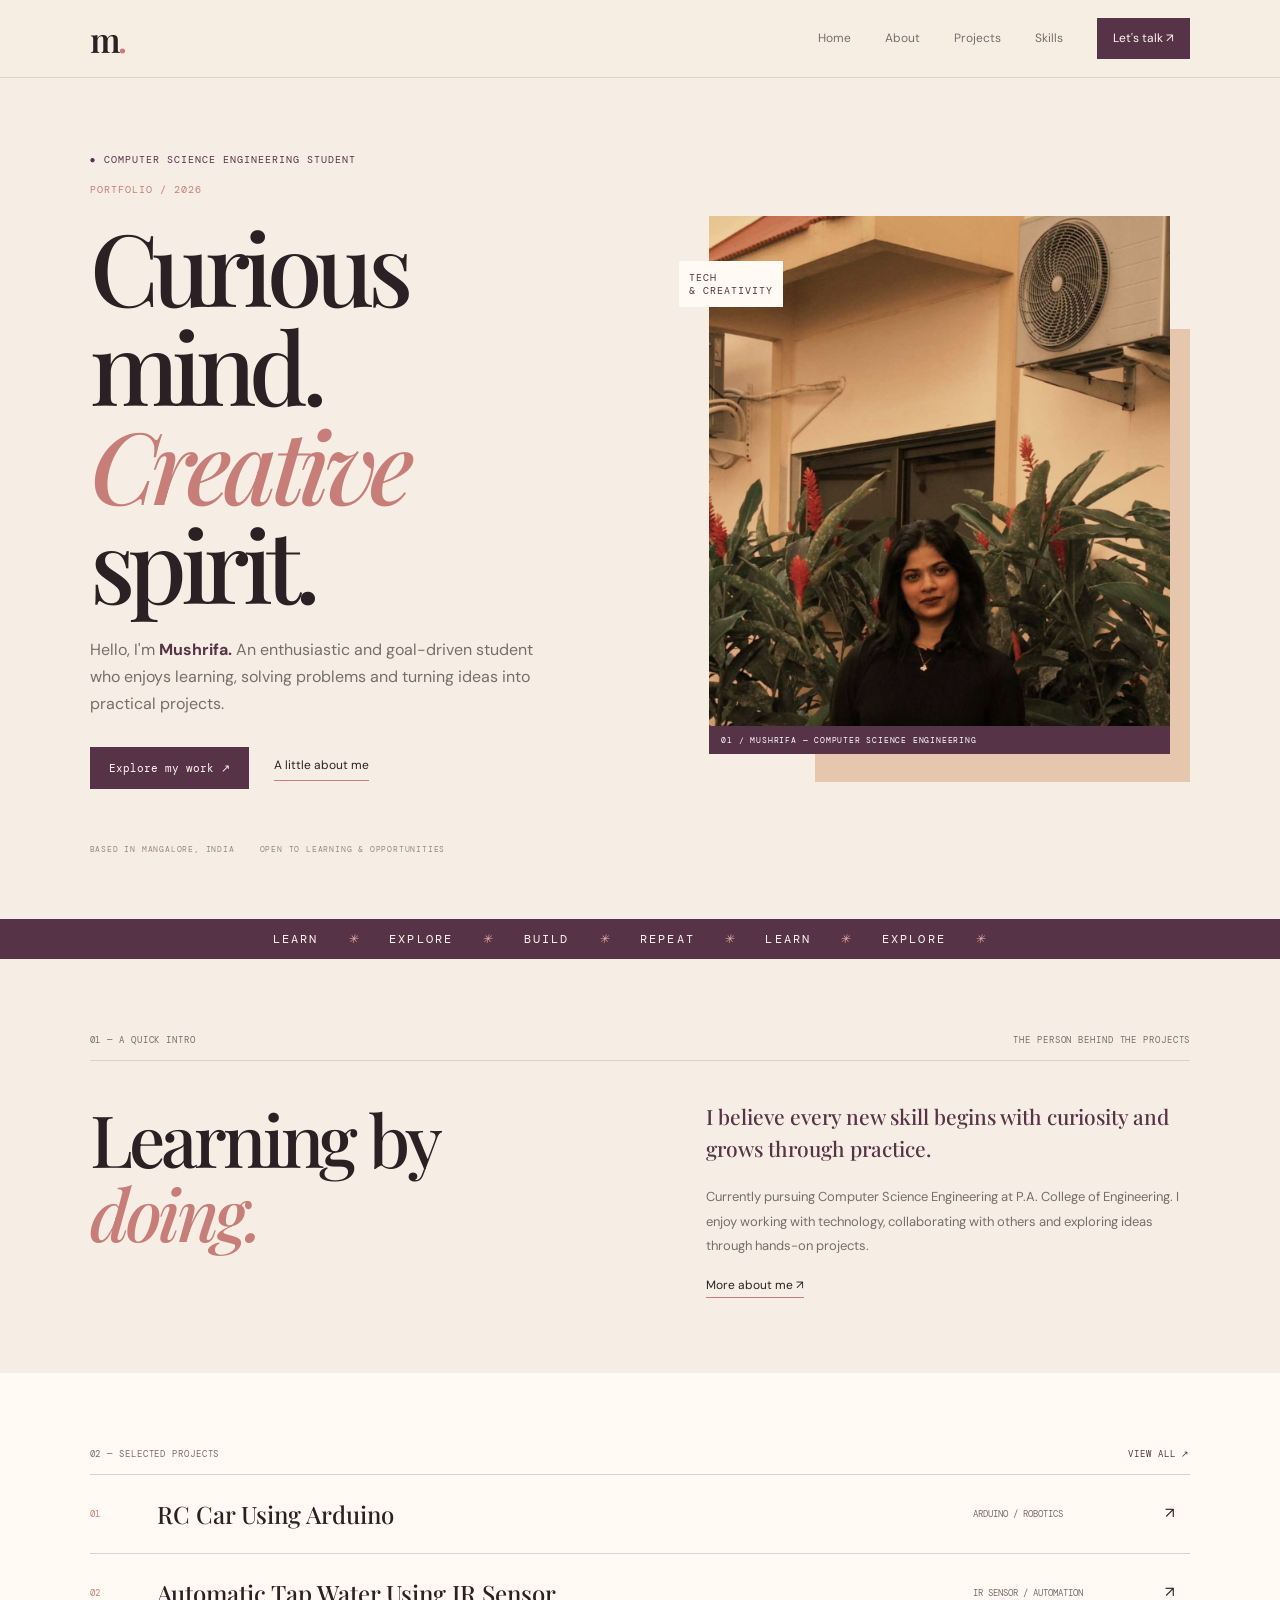
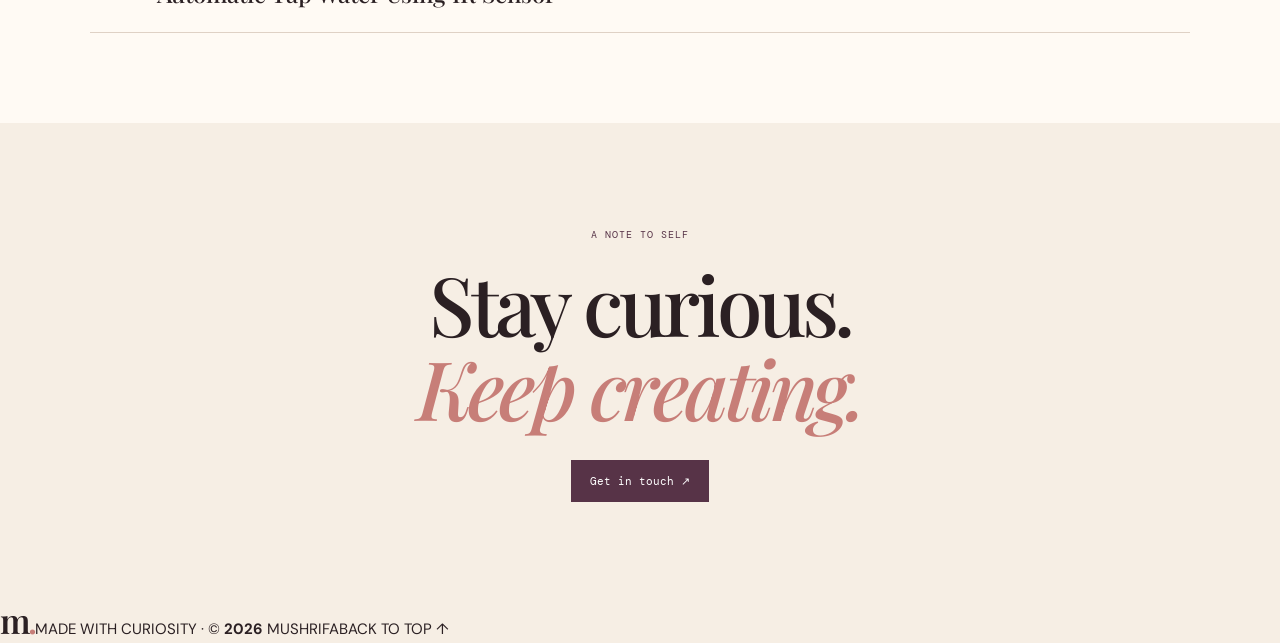
<file: index.html>
<!doctype html><html><head><meta charset="UTF-8"><meta name="viewport" content="width=device-width, initial-scale=1"><meta name="theme-color" content="#f6eee4"><link rel="preconnect" href="https://fonts.googleapis.com"><link href="https://fonts.googleapis.com/css2?family=DM+Mono:wght@400;500&family=DM+Sans:wght@400;500;600;700&family=Playfair+Display:ital,wght@0,500;0,600;1,500&display=swap" rel="stylesheet"><link rel="stylesheet" href="style.css"><script defer src="script.js"></script><title>Mushrifa | Portfolio</title></head><body id="top"><header class="nav"><a class="logo" href="index.html">m<span>.</span></a><button class="toggle">☰</button><nav><a href="index.html">Home</a><a href="about.html">About</a><a href="work.html">Projects</a><a href="skills.html">Skills</a><a class="contact-link" href="contact.html">Let's talk ↗</a></nav></header><main><section class="hero wrap"><div><p class="kicker">● COMPUTER SCIENCE ENGINEERING STUDENT</p><small class="mono">PORTFOLIO / 2026</small><h1>Curious mind.<br><em>Creative</em> spirit.</h1><p class="intro">Hello, I'm <b>Mushrifa.</b> An enthusiastic and goal-driven student who enjoys learning, solving problems and turning ideas into practical projects.</p><div class="actions"><a class="btn dark" href="work.html">Explore my work ↗</a><a class="under" href="about.html">A little about me</a></div><div class="hero-meta"><span>BASED IN MANGALORE, INDIA</span><span>OPEN TO LEARNING & OPPORTUNITIES</span></div></div><figure class="portrait"><img src="assets/mushrifa-photo.jpg" alt="Mushrifa"><figcaption>01 / MUSHRIFA — COMPUTER SCIENCE ENGINEERING</figcaption><span class="photo-note">TECH<br>& CREATIVITY</span></figure></section><div class="ticker">LEARN <i>✳</i> EXPLORE <i>✳</i> BUILD <i>✳</i> REPEAT <i>✳</i> LEARN <i>✳</i> EXPLORE <i>✳</i></div><section class="wrap section"><div class="label"><span>01 — A QUICK INTRO</span><span>THE PERSON BEHIND THE PROJECTS</span></div><div class="two"><h2>Learning by<br><em>doing.</em></h2><div><p class="big">I believe every new skill begins with curiosity and grows through practice.</p><p class="muted">Currently pursuing Computer Science Engineering at P.A. College of Engineering. I enjoy working with technology, collaborating with others and exploring ideas through hands-on projects.</p><a class="under" href="about.html">More about me ↗</a></div></div></section><section class="project-preview"><div class="wrap"><div class="label"><span>02 — SELECTED PROJECTS</span><a href="work.html">VIEW ALL ↗</a></div><a class="project-row" href="work.html#rc"><span>01</span><strong>RC Car Using Arduino</strong><small>ARDUINO / ROBOTICS</small>↗</a><a class="project-row" href="work.html#tap"><span>02</span><strong>Automatic Tap Water Using IR Sensor</strong><small>IR SENSOR / AUTOMATION</small>↗</a></div></section><section class="closing wrap"><p class="kicker">A NOTE TO SELF</p><h2>Stay curious.<br><em>Keep creating.</em></h2><a class="btn plum" href="contact.html">Get in touch ↗</a></section></main><footer><a class="logo" href="index.html">m<span>.</span></a><span>MADE WITH CURIOSITY · © <b class="year"></b> MUSHRIFA</span><a href="#top">BACK TO TOP ↑</a></footer></body></html>
</file>
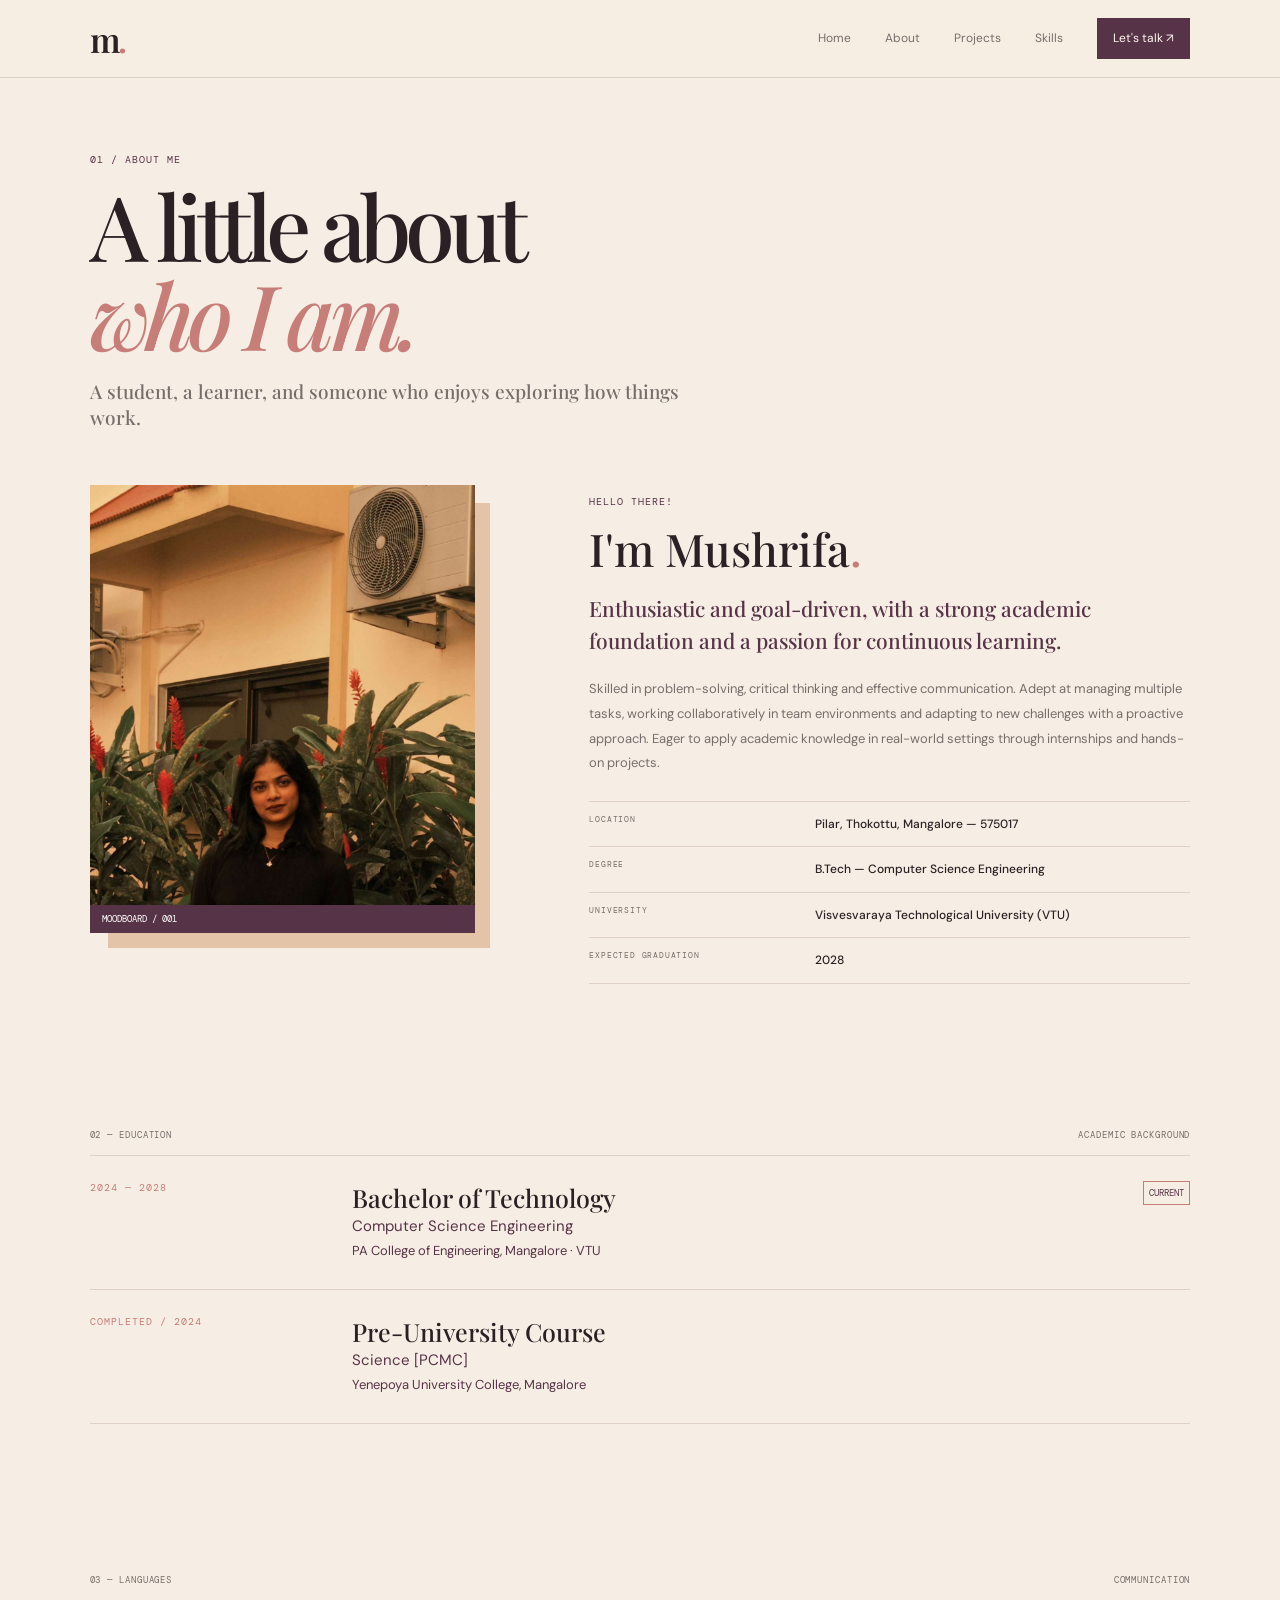
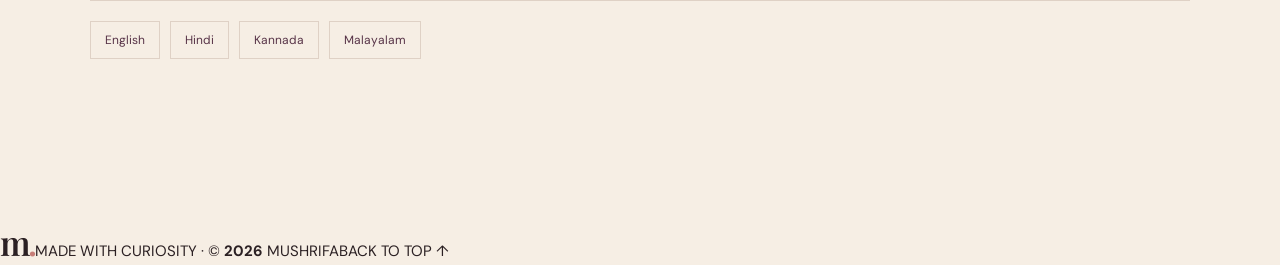
<file: about.html>
<!doctype html><html><head><meta charset="UTF-8"><meta name="viewport" content="width=device-width, initial-scale=1"><meta name="theme-color" content="#f6eee4"><link rel="preconnect" href="https://fonts.googleapis.com"><link href="https://fonts.googleapis.com/css2?family=DM+Mono:wght@400;500&family=DM+Sans:wght@400;500;600;700&family=Playfair+Display:ital,wght@0,500;0,600;1,500&display=swap" rel="stylesheet"><link rel="stylesheet" href="style.css"><script defer src="script.js"></script><title>About | Mushrifa</title></head><body id="top"><header class="nav"><a class="logo" href="index.html">m<span>.</span></a><button class="toggle">☰</button><nav><a href="index.html">Home</a><a href="about.html">About</a><a href="work.html">Projects</a><a href="skills.html">Skills</a><a class="contact-link" href="contact.html">Let's talk ↗</a></nav></header><main class="wrap inner"><p class="kicker">01 / ABOUT ME</p><h1 class="page-title">A little about<br><em>who I am.</em></h1><p class="page-lead">A student, a learner, and someone who enjoys exploring how things work.</p><section class="about-grid"><figure><img src="assets/mushrifa-photo.jpg" alt="Mushrifa"><figcaption>MOODBOARD / 001</figcaption></figure><div><p class="kicker">HELLO THERE!</p><h2>I'm Mushrifa<span>.</span></h2><p class="big">Enthusiastic and goal-driven, with a strong academic foundation and a passion for continuous learning.</p><p class="muted">Skilled in problem-solving, critical thinking and effective communication. Adept at managing multiple tasks, working collaboratively in team environments and adapting to new challenges with a proactive approach. Eager to apply academic knowledge in real-world settings through internships and hands-on projects.</p><div class="facts"><div><small>LOCATION</small><b>Pilar, Thokottu, Mangalore — 575017</b></div><div><small>DEGREE</small><b>B.Tech — Computer Science Engineering</b></div><div><small>UNIVERSITY</small><b>Visvesvaraya Technological University (VTU)</b></div><div><small>EXPECTED GRADUATION</small><b>2028</b></div></div></div></section><section class="section"><div class="label"><span>02 — EDUCATION</span><span>ACADEMIC BACKGROUND</span></div><article class="education"><small>2024 — 2028</small><div><h3>Bachelor of Technology</h3><p>Computer Science Engineering</p><p class="muted">PA College of Engineering, Mangalore · VTU</p></div><b>CURRENT</b></article><article class="education"><small>COMPLETED / 2024</small><div><h3>Pre-University Course</h3><p>Science [PCMC]</p><p class="muted">Yenepoya University College, Mangalore</p></div></article></section><section class="section"><div class="label"><span>03 — LANGUAGES</span><span>COMMUNICATION</span></div><div class="pills"><span>English</span><span>Hindi</span><span>Kannada</span><span>Malayalam</span></div></section></main><footer><a class="logo" href="index.html">m<span>.</span></a><span>MADE WITH CURIOSITY · © <b class="year"></b> MUSHRIFA</span><a href="#top">BACK TO TOP ↑</a></footer></body></html>
</file>
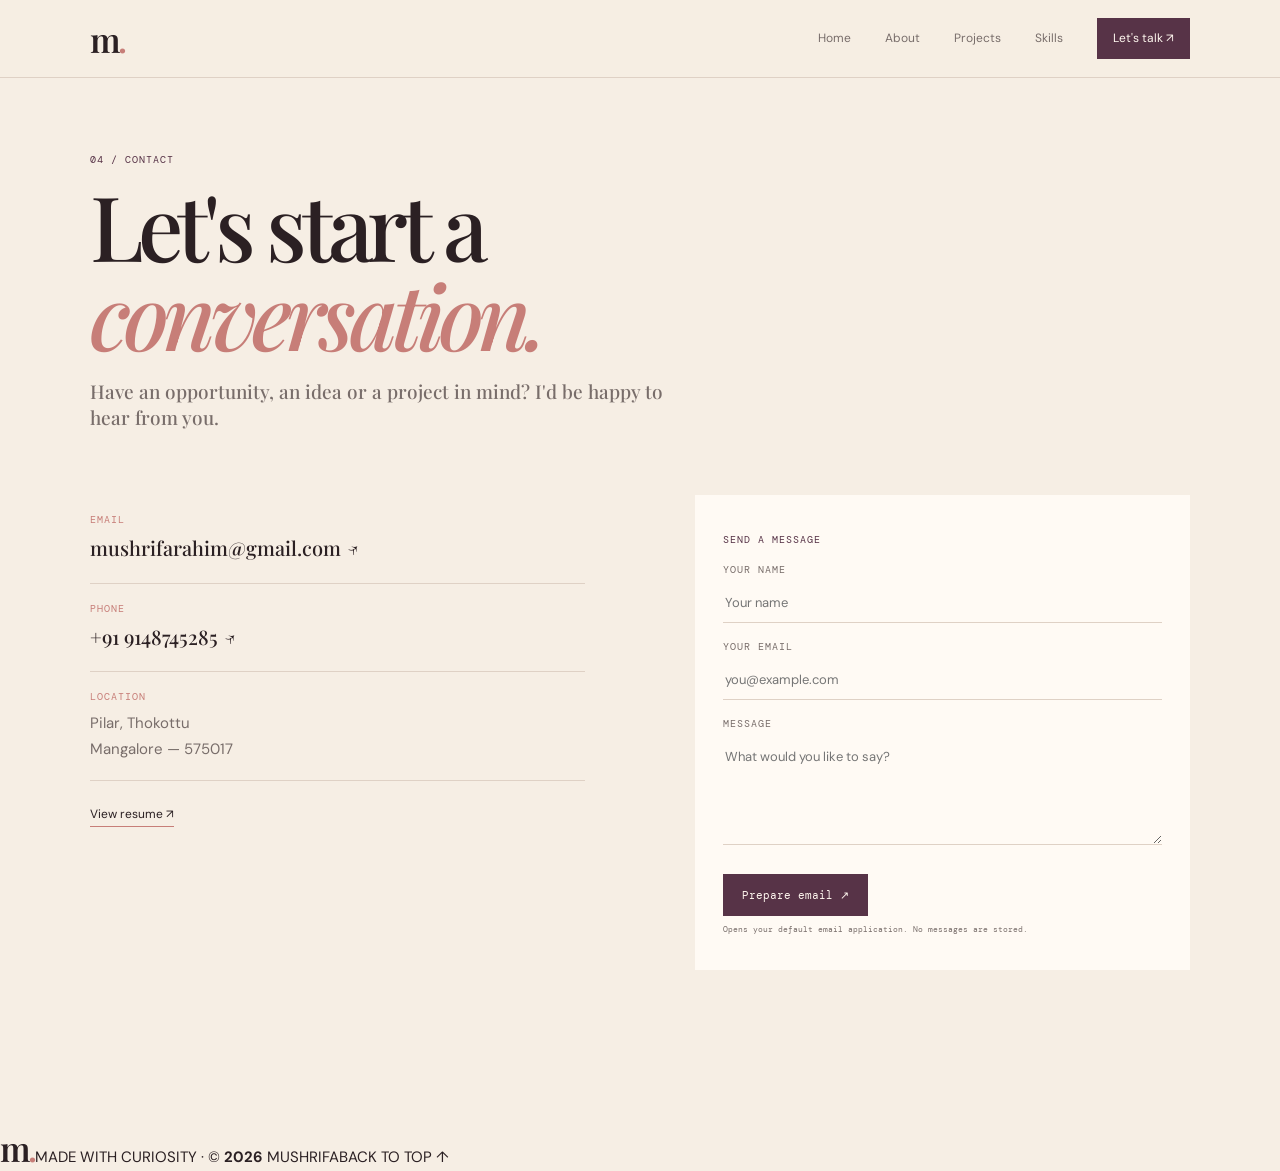
<file: contact.html>
<!doctype html><html><head><meta charset="UTF-8"><meta name="viewport" content="width=device-width, initial-scale=1"><meta name="theme-color" content="#f6eee4"><link rel="preconnect" href="https://fonts.googleapis.com"><link href="https://fonts.googleapis.com/css2?family=DM+Mono:wght@400;500&family=DM+Sans:wght@400;500;600;700&family=Playfair+Display:ital,wght@0,500;0,600;1,500&display=swap" rel="stylesheet"><link rel="stylesheet" href="style.css"><script defer src="script.js"></script><title>Contact | Mushrifa</title></head><body id="top"><header class="nav"><a class="logo" href="index.html">m<span>.</span></a><button class="toggle">☰</button><nav><a href="index.html">Home</a><a href="about.html">About</a><a href="work.html">Projects</a><a href="skills.html">Skills</a><a class="contact-link" href="contact.html">Let's talk ↗</a></nav></header><main class="wrap inner"><p class="kicker">04 / CONTACT</p><h1 class="page-title">Let's start a<br><em>conversation.</em></h1><p class="page-lead">Have an opportunity, an idea or a project in mind? I'd be happy to hear from you.</p><section class="contact-grid"><div class="contact-info"><div><small>EMAIL</small><a href="mailto:mushrifarahim@gmail.com">mushrifarahim@gmail.com ↗</a></div><div><small>PHONE</small><a href="tel:+919148745285">+91 9148745285 ↗</a></div><div><small>LOCATION</small><p>Pilar, Thokottu<br>Mangalore — 575017</p></div><a class="under" href="assets/mushrifa-resume.pdf" target="_blank">View resume ↗</a></div><form id="contact-form"><p class="kicker">SEND A MESSAGE</p><label for="name">YOUR NAME</label><input id="name" required placeholder="Your name"><label for="email">YOUR EMAIL</label><input id="email" type="email" required placeholder="you@example.com"><label for="message">MESSAGE</label><textarea id="message" rows="5" required placeholder="What would you like to say?"></textarea><button class="btn dark" type="submit">Prepare email ↗</button><p class="form-note">Opens your default email application. No messages are stored.</p></form></section></main><footer><a class="logo" href="index.html">m<span>.</span></a><span>MADE WITH CURIOSITY · © <b class="year"></b> MUSHRIFA</span><a href="#top">BACK TO TOP ↑</a></footer></body></html>
</file>
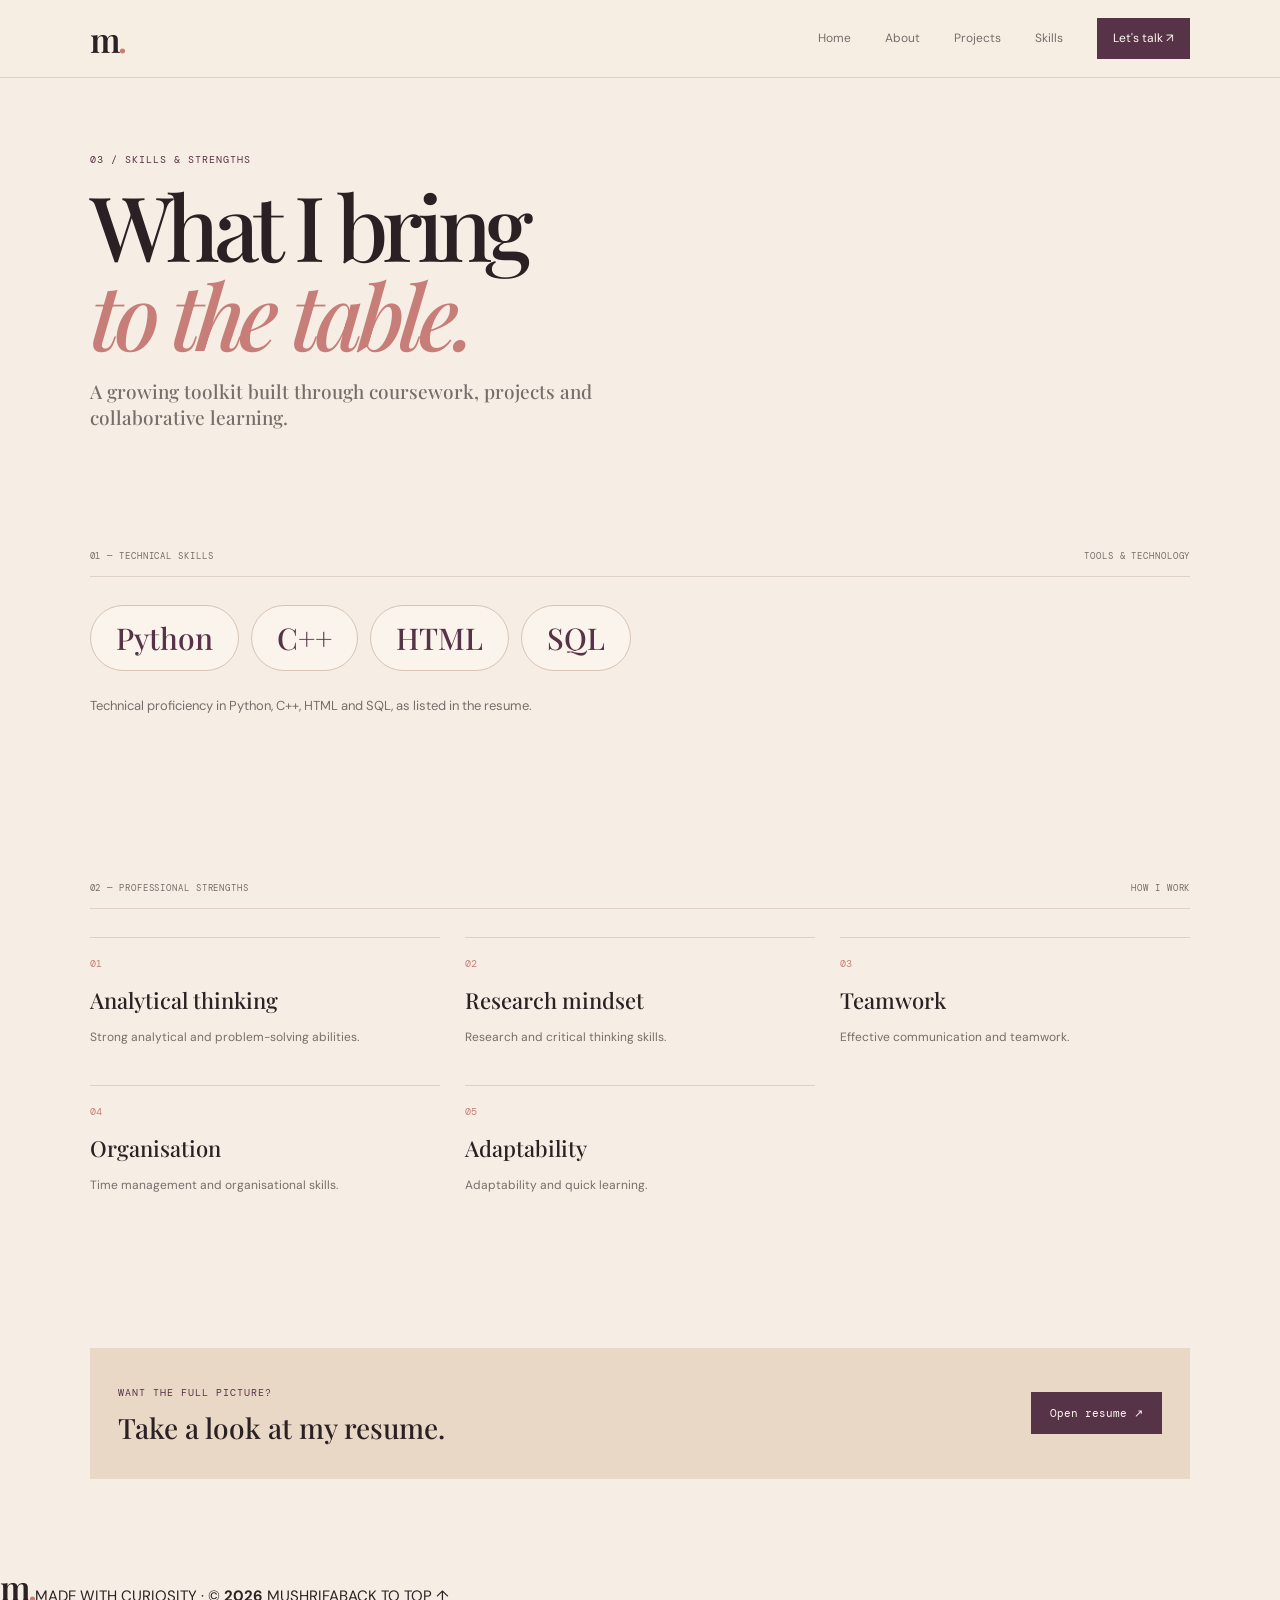
<file: skills.html>
<!doctype html><html><head><meta charset="UTF-8"><meta name="viewport" content="width=device-width, initial-scale=1"><meta name="theme-color" content="#f6eee4"><link rel="preconnect" href="https://fonts.googleapis.com"><link href="https://fonts.googleapis.com/css2?family=DM+Mono:wght@400;500&family=DM+Sans:wght@400;500;600;700&family=Playfair+Display:ital,wght@0,500;0,600;1,500&display=swap" rel="stylesheet"><link rel="stylesheet" href="style.css"><script defer src="script.js"></script><title>Skills | Mushrifa</title></head><body id="top"><header class="nav"><a class="logo" href="index.html">m<span>.</span></a><button class="toggle">☰</button><nav><a href="index.html">Home</a><a href="about.html">About</a><a href="work.html">Projects</a><a href="skills.html">Skills</a><a class="contact-link" href="contact.html">Let's talk ↗</a></nav></header><main class="wrap inner"><p class="kicker">03 / SKILLS & STRENGTHS</p><h1 class="page-title">What I bring<br><em>to the table.</em></h1><p class="page-lead">A growing toolkit built through coursework, projects and collaborative learning.</p><section class="section"><div class="label"><span>01 — TECHNICAL SKILLS</span><span>TOOLS & TECHNOLOGY</span></div><div class="skill-cloud"><span>Python</span><span>C++</span><span>HTML</span><span>SQL</span></div><p class="muted">Technical proficiency in Python, C++, HTML and SQL, as listed in the resume.</p></section><section class="section"><div class="label"><span>02 — PROFESSIONAL STRENGTHS</span><span>HOW I WORK</span></div><div class="strengths"><article><b>01</b><h3>Analytical thinking</h3><p>Strong analytical and problem-solving abilities.</p></article><article><b>02</b><h3>Research mindset</h3><p>Research and critical thinking skills.</p></article><article><b>03</b><h3>Teamwork</h3><p>Effective communication and teamwork.</p></article><article><b>04</b><h3>Organisation</h3><p>Time management and organisational skills.</p></article><article><b>05</b><h3>Adaptability</h3><p>Adaptability and quick learning.</p></article></div></section><section class="resume-band"><div><p class="kicker">WANT THE FULL PICTURE?</p><h2>Take a look at my resume.</h2></div><a class="btn dark" href="assets/mushrifa-resume.pdf" target="_blank">Open resume ↗</a></section></main><footer><a class="logo" href="index.html">m<span>.</span></a><span>MADE WITH CURIOSITY · © <b class="year"></b> MUSHRIFA</span><a href="#top">BACK TO TOP ↑</a></footer></body></html>
</file>
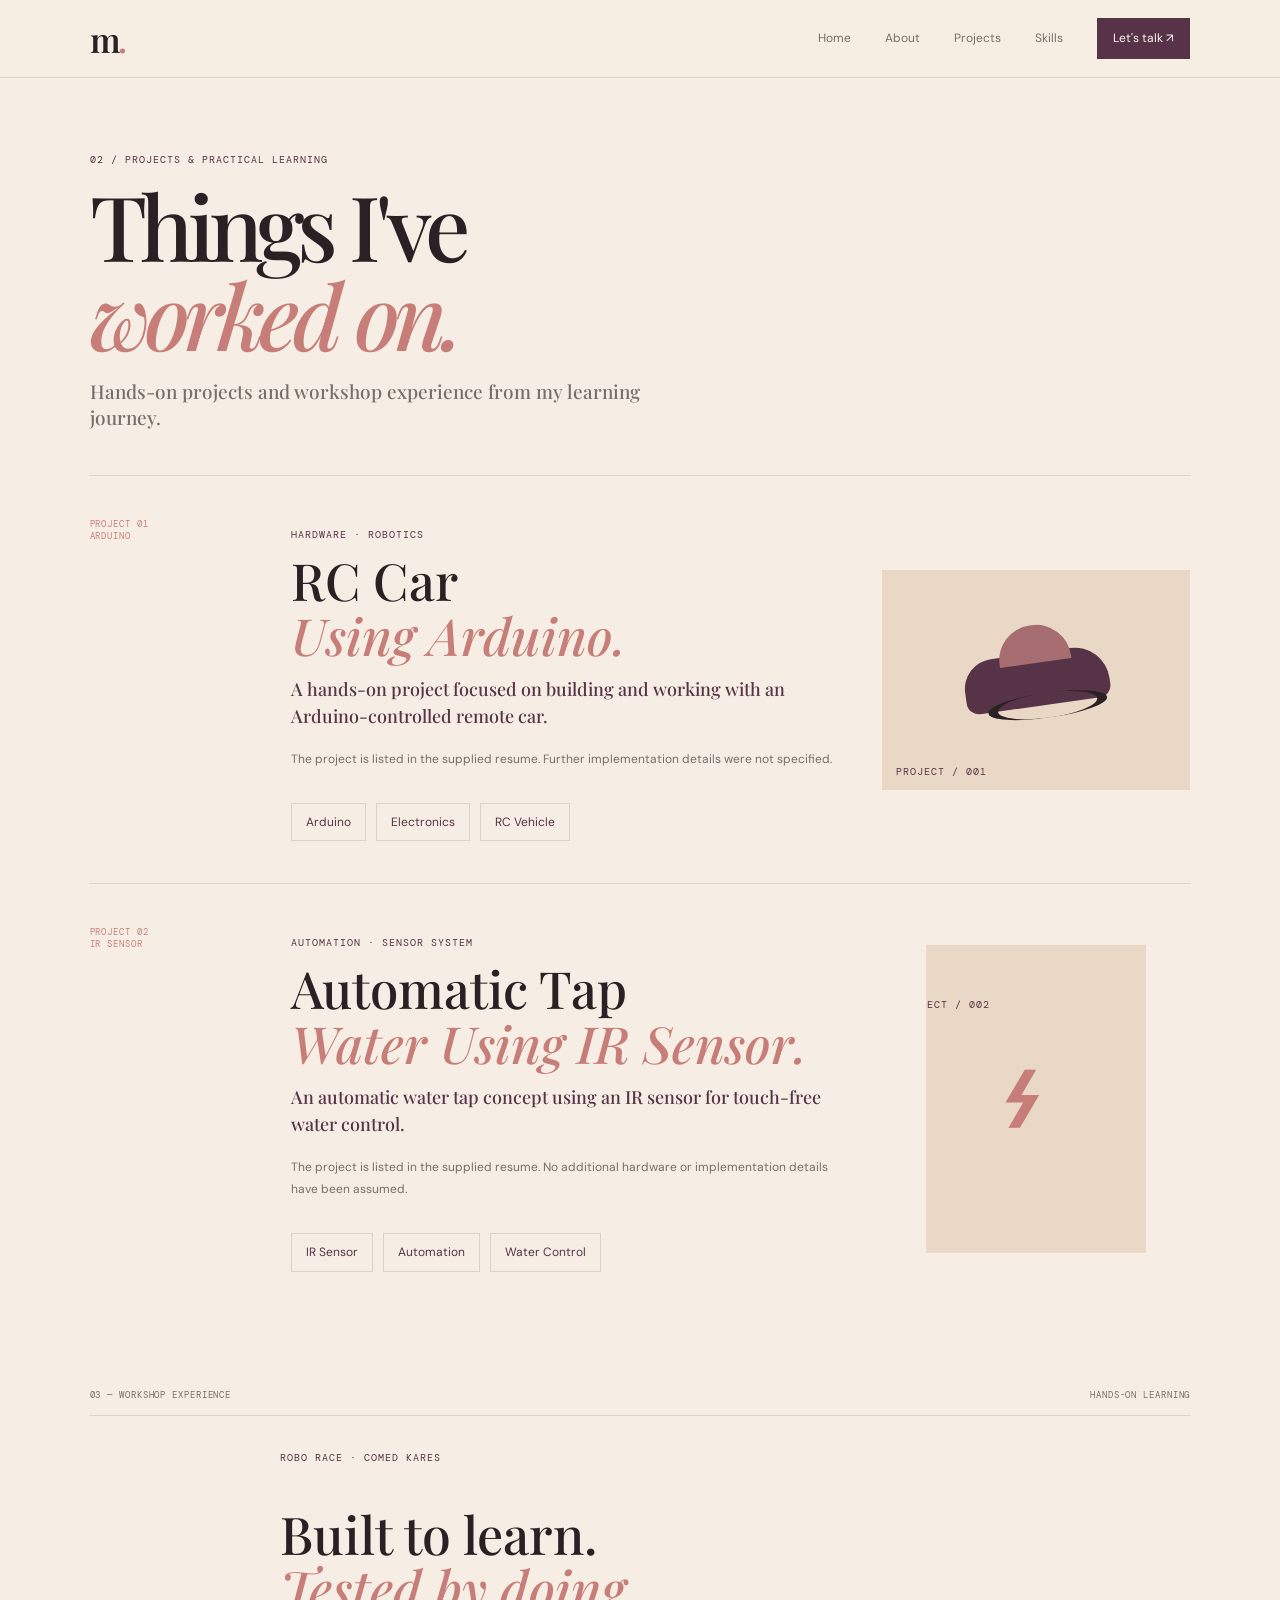
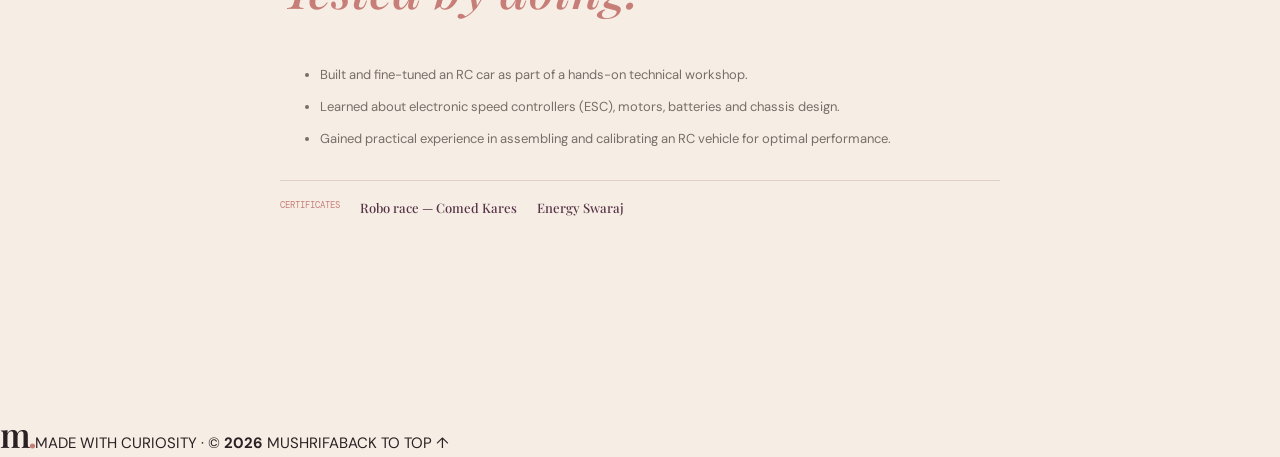
<file: work.html>
<!doctype html><html><head><meta charset="UTF-8"><meta name="viewport" content="width=device-width, initial-scale=1"><meta name="theme-color" content="#f6eee4"><link rel="preconnect" href="https://fonts.googleapis.com"><link href="https://fonts.googleapis.com/css2?family=DM+Mono:wght@400;500&family=DM+Sans:wght@400;500;600;700&family=Playfair+Display:ital,wght@0,500;0,600;1,500&display=swap" rel="stylesheet"><link rel="stylesheet" href="style.css"><script defer src="script.js"></script><title>Projects | Mushrifa</title></head><body id="top"><header class="nav"><a class="logo" href="index.html">m<span>.</span></a><button class="toggle">☰</button><nav><a href="index.html">Home</a><a href="about.html">About</a><a href="work.html">Projects</a><a href="skills.html">Skills</a><a class="contact-link" href="contact.html">Let's talk ↗</a></nav></header><main class="wrap inner"><p class="kicker">02 / PROJECTS & PRACTICAL LEARNING</p><h1 class="page-title">Things I've<br><em>worked on.</em></h1><p class="page-lead">Hands-on projects and workshop experience from my learning journey.</p><article class="work" id="rc"><div class="work-no">PROJECT 01<br>ARDUINO</div><div><p class="kicker">HARDWARE · ROBOTICS</p><h2>RC Car<br><em>Using Arduino.</em></h2><p class="big">A hands-on project focused on building and working with an Arduino-controlled remote car.</p><p class="muted">The project is listed in the supplied resume. Further implementation details were not specified.</p><div class="pills"><span>Arduino</span><span>Electronics</span><span>RC Vehicle</span></div></div><div class="art car"><div></div><small>PROJECT / 001</small></div></article><article class="work" id="tap"><div class="work-no">PROJECT 02<br>IR SENSOR</div><div><p class="kicker">AUTOMATION · SENSOR SYSTEM</p><h2>Automatic Tap<br><em>Water Using IR Sensor.</em></h2><p class="big">An automatic water tap concept using an IR sensor for touch-free water control.</p><p class="muted">The project is listed in the supplied resume. No additional hardware or implementation details have been assumed.</p><div class="pills"><span>IR Sensor</span><span>Automation</span><span>Water Control</span></div></div><div class="art drop">⌁<small>PROJECT / 002</small></div></article><section class="section"><div class="label"><span>03 — WORKSHOP EXPERIENCE</span><span>HANDS-ON LEARNING</span></div><div class="workshop"><p class="kicker">ROBO RACE · COMED KARES</p><h2>Built to learn.<br><em>Tested by doing.</em></h2><ul><li>Built and fine-tuned an RC car as part of a hands-on technical workshop.</li><li>Learned about electronic speed controllers (ESC), motors, batteries and chassis design.</li><li>Gained practical experience in assembling and calibrating an RC vehicle for optimal performance.</li></ul><div class="certificate"><small>CERTIFICATES</small><b>Robo race — Comed Kares</b><b>Energy Swaraj</b></div></div></section></main><footer><a class="logo" href="index.html">m<span>.</span></a><span>MADE WITH CURIOSITY · © <b class="year"></b> MUSHRIFA</span><a href="#top">BACK TO TOP ↑</a></footer></body></html>
</file>
<file: style.css>
*{box-sizing:border-box}:root{--cream:#f6eee4;--paper:#fffaf4;--ink:#2b2023;--plum:#573347;--rose:#c77e78;--clay:#d99b72;--muted:#786d6a;--line:#dfd1c5;--serif:"Playfair Display",Georgia,serif;--sans:"DM Sans",Arial,sans-serif;--mono:"DM Mono",monospace}html{scroll-behavior:smooth}body{margin:0;background:var(--cream);color:var(--ink);font:15px/1.7 var(--sans)}a{color:inherit;text-decoration:none}.nav{height:78px;padding:0 7%;display:flex;align-items:center;justify-content:space-between;border-bottom:1px solid var(--line);background:#f6eee4ed;position:sticky;top:0;z-index:10;backdrop-filter:blur(10px)}.logo{font:600 34px var(--serif);letter-spacing:-.08em}.logo span{color:var(--rose)}.nav nav{display:flex;align-items:center;gap:34px}.nav nav a{font-size:12px;color:var(--muted)}.nav nav a:hover{color:var(--plum)}.nav nav .contact-link{background:var(--plum);color:#fff7ef;padding:10px 16px}.toggle{display:none}.wrap{width:min(1120px,86%);margin:auto}.hero{min-height:660px;display:grid;grid-template-columns:1.05fr .95fr;gap:8%;align-items:center;padding:65px 0}.kicker,.mono,.label,.hero-meta,.photo-note,.work-no,.art small,.footer,.facts small,.education small,.contact-info small,form label,.form-note{font:10px var(--mono);letter-spacing:.1em}.kicker{color:var(--plum)}h1{font:500 clamp(64px,8vw,100px)/.99 var(--serif);letter-spacing:-.065em;margin:14px 0 24px}h1 em,h2 em{color:var(--rose);font-weight:500}.mono{color:var(--rose)}.intro{max-width:460px;color:var(--muted);font-size:16px}.intro b{color:var(--plum)}.actions{display:flex;align-items:center;gap:25px;margin-top:30px}.btn{display:inline-flex;gap:24px;padding:13px 18px;font:11px var(--mono);border:1px solid transparent;cursor:pointer;transition:.2s}.dark{background:var(--plum);color:#fff7ef}.dark:hover{background:var(--ink);transform:translateY(-2px)}.plum{background:var(--plum);color:white}.under{font-size:12px;border-bottom:1px solid var(--rose);padding-bottom:4px}.hero-meta{display:flex;gap:25px;flex-wrap:wrap;color:#9a8981;margin-top:55px;font-size:8px}.portrait{position:relative;padding:0 20px 28px 0;margin:0}.portrait:before{content:"";position:absolute;right:0;bottom:0;width:78%;height:80%;background:#e6c7ad}.portrait img{position:relative;z-index:1;display:block;width:100%;height:510px;object-fit:cover;object-position:center 43%;filter:saturate(.83)}.portrait figcaption{position:relative;z-index:2;background:var(--plum);color:white;padding:9px 12px;font:8px var(--mono);letter-spacing:.1em}.photo-note{position:absolute;z-index:3;top:45px;left:-30px;background:var(--paper);padding:10px;color:var(--plum)}.ticker{background:var(--plum);color:#fff5ed;text-align:center;padding:12px;font:12px var(--mono);letter-spacing:.18em;overflow:hidden;white-space:nowrap}.ticker i{color:#e9a99a;padding:0 20px}.section{padding:75px 0}.label{display:flex;justify-content:space-between;gap:20px;color:var(--muted);border-bottom:1px solid var(--line);padding-bottom:14px;font-size:9px}.label a{color:var(--plum)}.two{display:grid;grid-template-columns:1fr 1fr;gap:12%;padding-top:40px}.two h2,.closing h2{font:500 clamp(48px,6vw,72px)/1.03 var(--serif);letter-spacing:-.05em;margin:0}.big{font:500 21px/1.5 var(--serif);color:var(--plum);margin-top:0}.muted{color:var(--muted);font-size:13px;line-height:1.9}.project-preview{background:var(--paper);padding:75px 0 90px}.project-row{display:grid;grid-template-columns:55px 1fr 180px 25px;align-items:center;padding:23px 0;border-bottom:1px solid var(--line);gap:12px}.project-row span,.project-row small{font:9px var(--mono);color:var(--rose)}.project-row strong{font:500 24px var(--serif)}.project-row small{color:var(--muted)}.closing{text-align:center;padding:95px 0}.closing h2{font-size:clamp(50px,7vw,82px);margin:20px 0 30px}.footer{padding:22px 7%;display:flex;justify-content:space-between;align-items:center;border-top:1px solid var(--line);color:var(--muted);font-size:8px}.footer .logo{color:var(--ink);font-size:26px}.inner{padding-top:65px;padding-bottom:85px}.page-title{font-size:clamp(58px,8vw,90px);margin:15px 0}.page-lead{font:500 19px var(--serif);color:var(--muted);max-width:600px;margin-bottom:45px}.about-grid{display:grid;grid-template-columns:.8fr 1.2fr;gap:9%;align-items:start;padding:10px 0 70px}.about-grid figure{position:relative;margin:0;padding:0 15px 15px 0}.about-grid figure:before{content:"";position:absolute;inset:18px 0 0 18px;background:#e4c4a8}.about-grid img{position:relative;width:100%;height:420px;object-fit:cover;object-position:center 40%;display:block}.about-grid figcaption{position:relative;background:var(--plum);color:white;padding:8px 12px;font:9px var(--mono)}.about-grid h2{font:500 45px var(--serif);margin:0 0 15px}.about-grid h2 span{color:var(--rose)}.facts{border-top:1px solid var(--line);margin-top:25px}.facts div{display:grid;grid-template-columns:35% 1fr;gap:15px;padding:12px 0;border-bottom:1px solid var(--line)}.facts small{color:var(--muted);font-size:8px}.facts b{font-size:12px;font-weight:500}.education{display:grid;grid-template-columns:22% 1fr auto;gap:20px;padding:25px 0;border-bottom:1px solid var(--line);align-items:start}.education small{color:var(--rose)}.education h3{font:500 25px var(--serif);margin:0}.education p{margin:0;color:var(--plum)}.education b{font:9px var(--mono);color:var(--plum);border:1px solid var(--rose);padding:5px}.pills{display:flex;gap:10px;flex-wrap:wrap;padding-top:20px}.pills span{border:1px solid var(--line);padding:8px 14px;color:var(--plum);font-size:12px}.work{display:grid;grid-template-columns:16% 1fr 28%;gap:25px;padding:42px 0;border-top:1px solid var(--line);align-items:center}.work-no{color:var(--rose);font-size:9px;align-self:start}.work h2{font:500 clamp(36px,4vw,53px)/1.08 var(--serif);margin:12px 0}.work .big{font-size:18px}.work .muted{font-size:12px}.art{height:220px;background:#ead8c7;display:flex;align-items:center;justify-content:center;position:relative;overflow:hidden}.art small{position:absolute;bottom:12px;left:14px;color:var(--plum)}.car div{width:145px;height:53px;background:var(--plum);border-radius:30px 35px 12px 12px;position:relative;transform:rotate(-8deg)}.car div:before{content:"";position:absolute;left:38px;top:-28px;width:72px;height:38px;background:#a66e70;border-radius:35px 35px 0 0}.car div:after{content:"";position:absolute;left:20px;bottom:-13px;width:100px;height:25px;border-left:10px solid var(--ink);border-right:10px solid var(--ink);border-radius:50%}.drop{font:120px var(--serif);color:var(--rose);transform:rotate(90deg)}.drop small{transform:rotate(-90deg)}.workshop{max-width:720px;margin:35px auto}.workshop h2{font:500 52px/1.05 var(--serif)}.workshop li{padding:5px 0;color:var(--muted);font-size:13px}.certificate{display:flex;gap:20px;flex-wrap:wrap;border-top:1px solid var(--line);margin-top:25px;padding-top:18px}.certificate small{font:9px var(--mono);color:var(--rose)}.certificate b{font:500 13px var(--serif);color:var(--plum)}.skill-cloud{display:flex;gap:12px;flex-wrap:wrap;padding:28px 0 10px}.skill-cloud span{font:500 clamp(20px,3vw,30px) var(--serif);padding:12px 25px;border:1px solid #d9c3b4;border-radius:50px;color:var(--plum);background:#fffaf488}.strengths{display:grid;grid-template-columns:repeat(3,1fr);gap:25px;padding-top:28px}.strengths article{border-top:1px solid var(--line);padding-top:12px}.strengths b{font:10px var(--mono);color:var(--rose)}.strengths h3{font:500 22px var(--serif);margin:10px 0}.strengths p{font-size:12px;color:var(--muted)}.resume-band{margin-top:65px;padding:28px;background:#ead8c7;display:flex;align-items:center;justify-content:space-between;gap:20px}.resume-band h2{font:500 28px var(--serif);margin:5px 0}.contact-grid{display:grid;grid-template-columns:1fr 1fr;gap:10%;padding:20px 0 70px}.contact-info>div{padding:18px 0;border-bottom:1px solid var(--line)}.contact-info small{display:block;color:var(--rose);margin-bottom:8px}.contact-info a{font:500 20px var(--serif);overflow-wrap:anywhere}.contact-info p{margin:0;color:var(--muted)}.contact-info .under{display:inline-block;margin-top:25px;font:12px var(--sans)}form{background:var(--paper);padding:28px}form label{display:block;color:var(--muted);margin:17px 0 7px}form input,form textarea{width:100%;border:0;border-bottom:1px solid var(--line);background:transparent;padding:11px 2px;color:var(--ink);font:13px var(--sans);outline:none}form input:focus,form textarea:focus{border-color:var(--rose)}form textarea{resize:vertical}form button{margin-top:20px}.form-note{font-size:8px;color:var(--muted);letter-spacing:0}@media(max-width:800px){.nav{height:68px}.toggle{display:block;background:none;border:0;font-size:22px;color:var(--plum)}.nav nav{display:none;position:absolute;top:67px;left:0;right:0;background:var(--cream);padding:20px 7%;border-bottom:1px solid var(--line);flex-direction:column;align-items:flex-start;gap:18px}.nav nav.open{display:flex}.hero{grid-template-columns:1fr;gap:40px}.portrait{width:90%;margin:auto}.about-grid{grid-template-columns:.85fr 1.15fr;gap:5%}.work{grid-template-columns:15% 1fr}.art{grid-column:2}.contact-grid{gap:5%}}@media(max-width:560px){.wrap{width:88%}.hero{padding:45px 0 55px}.hero h1{font-size:64px}.portrait img{height:410px}.hero-meta{margin-top:35px}.section{padding:60px 0}.two{grid-template-columns:1fr;gap:20px}.project-row{grid-template-columns:30px 1fr 20px}.project-row small{grid-column:2}.project-row strong{font-size:19px}.footer{gap:10px;flex-wrap:wrap}.footer span{order:3;width:100%;text-align:center}.inner{padding-top:42px}.page-title{font-size:58px}.about-grid{grid-template-columns:1fr;gap:30px}.about-grid figure{width:85%;max-width:370px}.about-grid img{height:390px}.facts div{grid-template-columns:1fr;gap:4px}.education{grid-template-columns:1fr;gap:8px}.education b{width:max-content}.work{grid-template-columns:1fr;gap:15px}.work-no{display:flex;justify-content:space-between}.art{grid-column:1;height:180px}.workshop h2{font-size:43px}.strengths{grid-template-columns:1fr 1fr;gap:16px}.resume-band{align-items:flex-start;flex-direction:column}.contact-grid{grid-template-columns:1fr;gap:30px}form{padding:22px}.label{font-size:8px}}@media(prefers-reduced-motion:reduce){*{scroll-behavior:auto!important;transition:none!important}}
</file>
